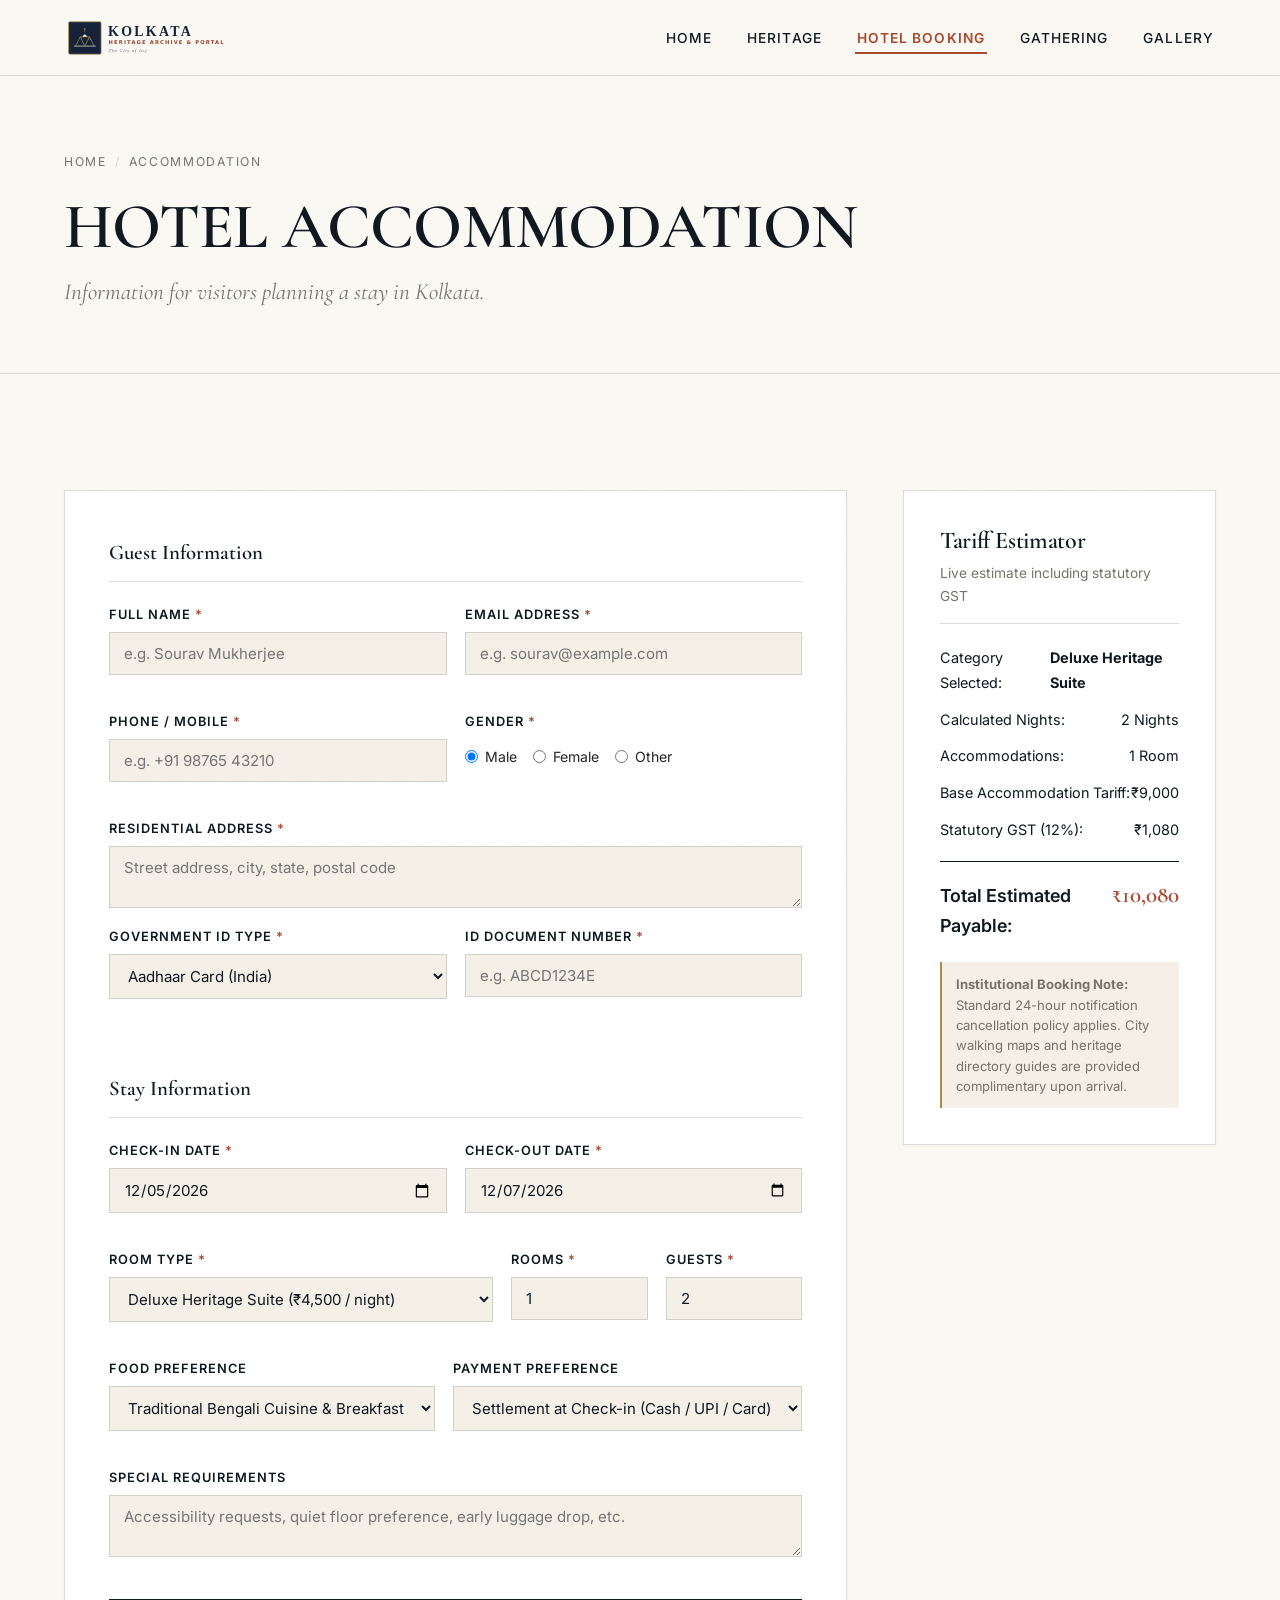
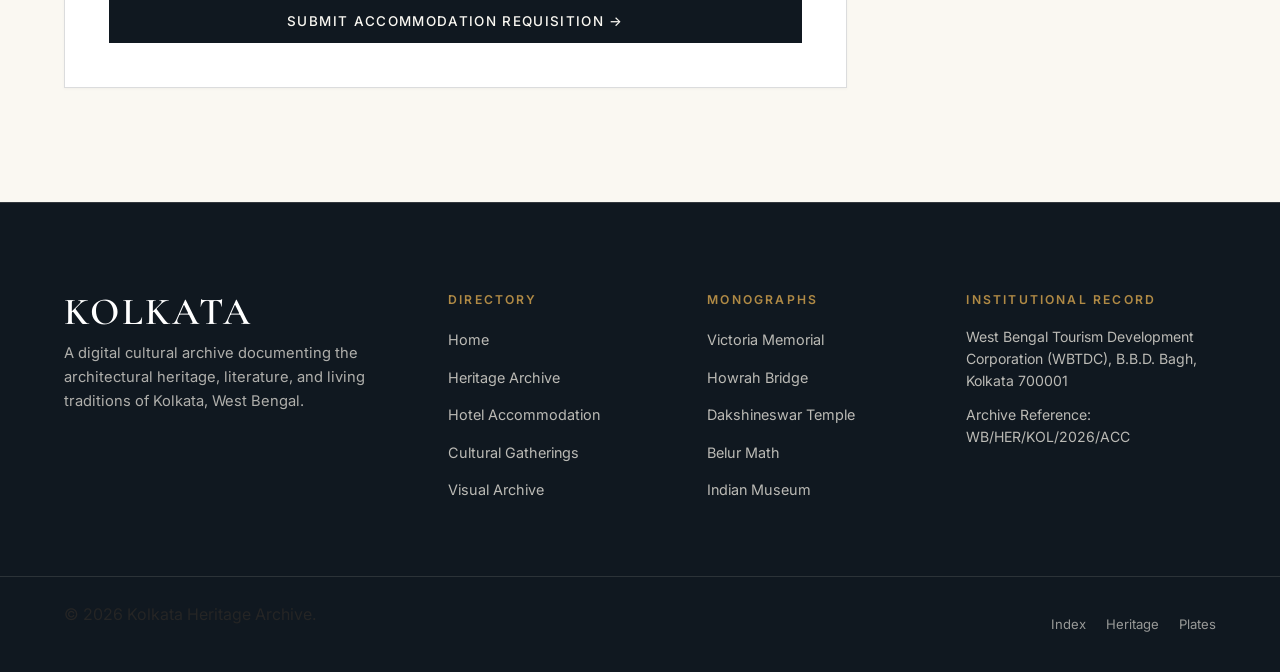
<file: Tanish/hotel-booking.html>
<!DOCTYPE html>
<html lang="en">
<head>
  <meta charset="UTF-8">
  <meta name="viewport" content="width=device-width, initial-scale=1.0">
  <title>Hotel Accommodation — Kolkata Heritage Archive</title>
  <meta name="description" content="Visitor accommodation information and institutional lodging requisition for travelers visiting Kolkata, West Bengal.">
  <!-- Google Fonts: Cormorant Garamond & Inter -->
  <link rel="preconnect" href="https://fonts.googleapis.com">
  <link rel="preconnect" href="https://fonts.gstatic.com" crossorigin>
  <link href="https://fonts.googleapis.com/css2?family=Cormorant+Garamond:ital,wght@0,400;0,500;0,600;0,700;1,400;1,600&family=Inter:wght@300;400;500;600;700&display=swap" rel="stylesheet">
  <!-- Stylesheet -->
  <link rel="stylesheet" href="css/style.css">
</head>
<body>

  <!-- =========================================================================
       Header & Navigation
       ========================================================================= -->
  <header class="site-header">
    <div class="container nav-container">
      <a href="index.html" class="nav-brand" aria-label="Kolkata Heritage Archive Home">
        <img src="images/logo/logo.svg" alt="Kolkata Heritage Archive Logo" class="nav-logo">
      </a>
      <button class="mobile-toggle" aria-label="Toggle navigation menu" aria-expanded="false">
        <span></span><span></span><span></span>
      </button>
      <nav>
        <ul class="nav-menu">
          <li class="nav-item"><a href="index.html" class="nav-link">Home</a></li>
          <li class="nav-item"><a href="heritage.html" class="nav-link">Heritage</a></li>
          <li class="nav-item"><a href="hotel-booking.html" class="nav-link active">Hotel Booking</a></li>
          <li class="nav-item"><a href="gathering.html" class="nav-link">Gathering</a></li>
          <li class="nav-item"><a href="gallery.html" class="nav-link">Gallery</a></li>
        </ul>
      </nav>
    </div>
  </header>

  <!-- =========================================================================
       Page Banner
       ========================================================================= -->
  <section class="page-banner">
    <div class="container">
      <nav class="breadcrumb-trail" aria-label="Breadcrumb">
        <a href="index.html">HOME</a>
        <span class="breadcrumb-separator">/</span>
        <span>ACCOMMODATION</span>
      </nav>
      <h1 class="page-banner-title">HOTEL ACCOMMODATION</h1>
      <p class="page-banner-desc">
        Information for visitors planning a stay in Kolkata.
      </p>
    </div>
  </section>

  <!-- =========================================================================
       Main Accommodation Requisition Layout
       ========================================================================= -->
  <main class="section-padding bg-paper">
    <div class="container">
      <div class="booking-editorial-layout">

        <!-- Form Column (Two-Column Desktop: Left Guest info, Right Stay info inside form panel) -->
        <div class="booking-form-panel">
          <form id="hotelBookingForm" novalidate>

            <!-- LEFT: Guest Information -->
            <fieldset class="booking-fieldset">
              <legend class="booking-legend">Guest Information</legend>

              <div class="form-grid-2">
                <!-- Full name -->
                <div class="form-group">
                  <label for="fullName" class="form-label">Full Name <span class="req">*</span></label>
                  <input type="text" id="fullName" name="fullName" class="form-control" placeholder="e.g. Sourav Mukherjee" required>
                  <div class="invalid-feedback">Please enter your legal name (minimum 3 characters).</div>
                </div>

                <!-- Email -->
                <div class="form-group">
                  <label for="email" class="form-label">Email Address <span class="req">*</span></label>
                  <input type="email" id="email" name="email" class="form-control" placeholder="e.g. sourav@example.com" required>
                  <div class="invalid-feedback">Please provide a valid email address.</div>
                </div>
              </div>

              <div class="form-grid-2">
                <!-- Phone -->
                <div class="form-group">
                  <label for="phone" class="form-label">Phone / Mobile <span class="req">*</span></label>
                  <input type="tel" id="phone" name="phone" class="form-control" placeholder="e.g. +91 98765 43210" required>
                  <div class="invalid-feedback">Please enter a valid telephone number.</div>
                </div>

                <!-- Gender -->
                <div class="form-group">
                  <label class="form-label">Gender <span class="req">*</span></label>
                  <div class="radio-options-row" style="padding-top: 6px;">
                    <label class="radio-editorial-label">
                      <input type="radio" name="gender" value="Male" checked> Male
                    </label>
                    <label class="radio-editorial-label">
                      <input type="radio" name="gender" value="Female"> Female
                    </label>
                    <label class="radio-editorial-label">
                      <input type="radio" name="gender" value="Other"> Other
                    </label>
                  </div>
                </div>
              </div>

              <!-- Address -->
              <div class="form-group">
                <label for="address" class="form-label">Residential Address <span class="req">*</span></label>
                <textarea id="address" name="address" class="form-control" rows="2" placeholder="Street address, city, state, postal code" required></textarea>
                <div class="invalid-feedback">Please provide your residential postal address.</div>
              </div>

              <!-- ID Proof -->
              <div class="form-grid-2">
                <div class="form-group">
                  <label for="idProofType" class="form-label">Government ID Type <span class="req">*</span></label>
                  <select id="idProofType" name="idProofType" class="form-control" required>
                    <option value="Aadhaar Card" selected>Aadhaar Card (India)</option>
                    <option value="Passport">International Passport</option>
                    <option value="Voter ID">Voter Identity Card</option>
                    <option value="Driving Licence">Driving Licence</option>
                  </select>
                </div>

                <div class="form-group">
                  <label for="idProofNum" class="form-label">ID Document Number <span class="req">*</span></label>
                  <input type="text" id="idProofNum" name="idProofNum" class="form-control" placeholder="e.g. ABCD1234E" required>
                  <div class="invalid-feedback">Please provide your government ID number.</div>
                </div>
              </div>
            </fieldset>

            <!-- RIGHT: Stay Information -->
            <fieldset class="booking-fieldset">
              <legend class="booking-legend">Stay Information</legend>

              <div class="form-grid-2">
                <!-- Check-in -->
                <div class="form-group">
                  <label for="checkinDate" class="form-label">Check-in Date <span class="req">*</span></label>
                  <input type="date" id="checkinDate" name="checkinDate" class="form-control" required>
                  <div class="invalid-feedback">Select a valid check-in date.</div>
                </div>

                <!-- Check-out -->
                <div class="form-group">
                  <label for="checkoutDate" class="form-label">Check-out Date <span class="req">*</span></label>
                  <input type="date" id="checkoutDate" name="checkoutDate" class="form-control" required>
                  <div class="invalid-feedback">Check-out date must succeed check-in date.</div>
                </div>
              </div>

              <div class="form-grid-3">
                <!-- Room Type -->
                <div class="form-group">
                  <label for="roomType" class="form-label">Room Type <span class="req">*</span></label>
                  <select id="roomType" name="roomType" class="form-control" required>
                    <option value="deluxe" selected>Deluxe Heritage Suite (₹4,500 / night)</option>
                    <option value="colonial">Grand Colonial Room (₹3,200 / night)</option>
                    <option value="riverfront">Royal Hooghly Riverfront Room (₹5,800 / night)</option>
                    <option value="executive">Executive Heritage Suite (₹7,500 / night)</option>
                  </select>
                </div>

                <!-- Rooms Count -->
                <div class="form-group">
                  <label for="numRooms" class="form-label">Rooms <span class="req">*</span></label>
                  <input type="number" id="numRooms" name="numRooms" class="form-control" min="1" max="5" value="1" required>
                </div>

                <!-- Guests Count -->
                <div class="form-group">
                  <label for="numGuests" class="form-label">Guests <span class="req">*</span></label>
                  <input type="number" id="numGuests" name="numGuests" class="form-control" min="1" max="10" value="2" required>
                </div>
              </div>

              <div class="form-grid-2">
                <!-- Food Preference -->
                <div class="form-group">
                  <label for="foodPref" class="form-label">Food Preference</label>
                  <select id="foodPref" name="foodPref" class="form-control">
                    <option value="bengali">Traditional Bengali Cuisine &amp; Breakfast</option>
                    <option value="veg">Vegetarian Provisions</option>
                    <option value="vegan">Vegan Dietary Plan</option>
                    <option value="continental">Continental &amp; European Breakfast</option>
                    <option value="none">No Meal Plan Required</option>
                  </select>
                </div>

                <!-- Payment Preference -->
                <div class="form-group">
                  <label for="paymentPref" class="form-label">Payment Preference</label>
                  <select id="paymentPref" name="paymentPref" class="form-control">
                    <option value="counter">Settlement at Check-in (Cash / UPI / Card)</option>
                    <option value="upi">UPI Institutional Transfer</option>
                    <option value="card">Credit / Debit Card</option>
                    <option value="netbanking">Net Banking Remittance</option>
                  </select>
                </div>
              </div>

              <!-- Special Requirements -->
              <div class="form-group">
                <label for="specialReq" class="form-label">Special Requirements</label>
                <textarea id="specialReq" name="specialReq" class="form-control" rows="2" placeholder="Accessibility requests, quiet floor preference, early luggage drop, etc."></textarea>
              </div>
            </fieldset>

            <button type="submit" class="btn btn-primary" style="width: 100%;">
              SUBMIT ACCOMMODATION REQUISITION →
            </button>
          </form>
        </div>

        <!-- Live Tariff Estimator Card (Sticky Right Column) -->
        <aside class="booking-estimator-card">
          <h2 class="estimator-title">Tariff Estimator</h2>
          <p class="estimator-subtitle">Live estimate including statutory GST</p>

          <div class="estimator-rows">
            <div class="estimator-row">
              <span>Category Selected:</span>
              <strong id="sumRoomName" style="color: var(--ink);">Deluxe Heritage Suite</strong>
            </div>

            <div class="estimator-row">
              <span>Calculated Nights:</span>
              <span id="sumNights">2 Nights</span>
            </div>

            <div class="estimator-row">
              <span>Accommodations:</span>
              <span id="sumRooms">1 Room</span>
            </div>

            <div class="estimator-row">
              <span>Base Accommodation Tariff:</span>
              <span id="sumRoomRate">₹9,000</span>
            </div>

            <div class="estimator-row">
              <span>Statutory GST (12%):</span>
              <span id="sumTaxes">₹1,080</span>
            </div>

            <div class="estimator-row total-row">
              <span>Total Estimated Payable:</span>
              <span class="estimator-val" id="sumTotal">₹10,080</span>
            </div>
          </div>

          <div class="estimator-notes">
            <strong>Institutional Booking Note:</strong>
            Standard 24-hour notification cancellation policy applies. City walking maps and heritage directory guides are provided complimentary upon arrival.
          </div>
        </aside>

      </div>
    </div>
  </main>

  <!-- =========================================================================
       Section 17: Archival Requisition Voucher Confirmation Modal
       ========================================================================= -->
  <div class="modal-overlay" id="bookingModal" role="dialog" aria-modal="true" aria-labelledby="modalTitle">
    <div class="modal-card">
      <div class="modal-badge-check">✓</div>
      <h3 class="modal-title" id="modalTitle">Requisition Documented</h3>
      <!-- EXACT REQUIRED SUBMISSION MESSAGE -->
      <p class="modal-subtitle">Your booking request has been submitted.</p>

      <div class="voucher-ticket">
        <div class="voucher-ticket-header">
          <span>Requisition Reference:</span>
          <span class="voucher-ref-code" id="modalRef">KOL-BK-2026-7842</span>
        </div>
        <div class="voucher-row">
          <span>Guest Name:</span>
          <strong id="modalGuestName">Sourav Mukherjee</strong>
        </div>
        <div class="voucher-row">
          <span>Period of Stay:</span>
          <span id="modalDates">2026-10-01 to 2026-10-03</span>
        </div>
        <div class="voucher-row">
          <span>Accommodation:</span>
          <span id="modalRoom">1x Deluxe Heritage Suite</span>
        </div>
        <div class="voucher-row total-line">
          <span>Estimated Total:</span>
          <span id="modalTotal" style="color: var(--terracotta);">₹10,080</span>
        </div>
      </div>

      <div style="display: flex; gap: 12px; justify-content: flex-end;">
        <button type="button" class="btn btn-outline" id="printBookingBtn">PRINT VOUCHER</button>
        <button type="button" class="btn btn-primary" id="closeModalBtn">DISMISS</button>
      </div>
    </div>
  </div>

  <!-- =========================================================================
       Master Archival Editorial Footer
       ========================================================================= -->
  <footer class="site-footer">
    <div class="container footer-top">
      <div class="footer-grid">
        <div>
          <h3 class="footer-logo-title">KOLKATA</h3>
          <p class="footer-desc">
            A digital cultural archive documenting the architectural heritage, literature, and living traditions of Kolkata, West Bengal.
          </p>
</div>

        <div>
          <h4 class="footer-heading">DIRECTORY</h4>
          <ul class="footer-links">
            <li><a href="index.html">Home</a></li>
            <li><a href="heritage.html">Heritage Archive</a></li>
            <li><a href="hotel-booking.html">Hotel Accommodation</a></li>
            <li><a href="gathering.html">Cultural Gatherings</a></li>
            <li><a href="gallery.html">Visual Archive</a></li>
          </ul>
        </div>

        <div>
          <h4 class="footer-heading">MONOGRAPHS</h4>
          <ul class="footer-links">
            <li><a href="heritage/victoria-memorial.html">Victoria Memorial</a></li>
            <li><a href="heritage/howrah-bridge.html">Howrah Bridge</a></li>
            <li><a href="heritage/dakshineswar-temple.html">Dakshineswar Temple</a></li>
            <li><a href="heritage/belur-math.html">Belur Math</a></li>
            <li><a href="heritage/indian-museum.html">Indian Museum</a></li>
          </ul>
        </div>

        <div>
          <h4 class="footer-heading">INSTITUTIONAL RECORD</h4>
          <div class="footer-contact-item">
            <span>West Bengal Tourism Development Corporation (WBTDC), B.B.D. Bagh, Kolkata 700001</span>
          </div>
          <div class="footer-contact-item">
            <span>Archive Reference: WB/HER/KOL/2026/ACC</span>
          </div>
        </div>
      </div>
    </div>

    <div class="footer-bottom">
      <div class="container footer-bottom-flex">
        <p>&copy; 2026 Kolkata Heritage Archive.</p>
        <div class="footer-bottom-links">
          <a href="index.html">Index</a>
          <a href="heritage.html">Heritage</a>
          <a href="gallery.html">Plates</a>
        </div>
      </div>
    </div>
  </footer>

  <script src="js/script.js"></script>
</body>
</html>
</file>
<file: Tanish/css/style.css>
/* ==========================================================================
   KOLKATA — THE CITY OF JOY
   A Digital Cultural Archive & Premium Editorial Heritage Publication
   Frontend-Only Architecture (HTML5, CSS3, Vanilla JavaScript)
   Enhanced Editorial Styling & Micro-Interactions
   ========================================================================== */

/* --------------------------------------------------------------------------
   1. Design Tokens & Archival Color Foundations
   -------------------------------------------------------------------------- */
:root {
  /* Core Visual Identity Palette */
  --ink: #101820;                  /* Deep Ink (Primary text & deep backgrounds) */
  --terracotta: #A84A32;           /* Bengal Terracotta (Warm cultural accent) */
  --terracotta-hover: #8D3A25;
  --brass: #B08A45;                /* Aged Brass (Chronology markers & rules) */
  --brass-light: #C9A96E;
  --ivory: #F4F0E7;                /* Warm Ivory (Subtle section tint & inputs) */
  --paper: #FAF8F2;                /* Paper (Primary reading canvas) */
  --charcoal: #252525;             /* Charcoal (Secondary text & dark card bases) */
  --muted: #77736B;                /* Muted Grey (Subtitles, metadata, captions) */
  --border: rgba(16, 24, 32, 0.15);/* Architectural ruled lines */
  --border-light: rgba(16, 24, 32, 0.08);
  --border-focus: rgba(168, 74, 50, 0.6);
  --border-dark: rgba(244, 240, 231, 0.2);

  /* Functional Mappings */
  --bg-main: var(--paper);
  --bg-surface: #FFFFFF;
  --bg-alt: var(--ivory);
  --bg-dark: var(--ink);
  --text-main: var(--ink);
  --text-muted: var(--muted);
  --text-inverse: var(--paper);

  /* Typography Foundations */
  --font-serif: 'Cormorant Garamond', 'Playfair Display', Georgia, 'Times New Roman', serif;
  --font-sans: 'Inter', -apple-system, BlinkMacSystemFont, 'Segoe UI', Roboto, Helvetica, Arial, sans-serif;

  /* Editorial Spacing & Layout */
  --max-width: 1280px;
  --container-padding: clamp(24px, 4vw, 44px);
  --section-padding: clamp(84px, 9vw, 130px);
  --section-padding-sm: clamp(48px, 5vw, 72px);
  --content-narrow: 720px;
  --header-height: 76px;

  /* Architectural Sharp Geometry */
  --radius-sharp: 0px;
  --radius-subtle: 2px;
  --radius-badge: 3px;

  /* Subtle Archival Shadows */
  --shadow-subtle: 0 1px 3px rgba(16, 24, 32, 0.04);
  --shadow-card-hover: 0 14px 32px rgba(16, 24, 32, 0.07);
  --shadow-elevated: 0 16px 40px rgba(16, 24, 32, 0.14);

  /* Editorial Motion Easing */
  --ease-editorial: cubic-bezier(0.16, 1, 0.3, 1);
  --ease-smooth: cubic-bezier(0.25, 1, 0.5, 1);
  --transition-fast: 220ms ease;
  --transition-normal: 400ms cubic-bezier(0.16, 1, 0.3, 1);
  --transition-smooth: 600ms cubic-bezier(0.16, 1, 0.3, 1);
}

/* --------------------------------------------------------------------------
   2. Reset & Base Document Setup
   -------------------------------------------------------------------------- */
*, *::before, *::after {
  box-sizing: border-box;
  margin: 0;
  padding: 0;
}

html {
  scroll-behavior: smooth;
  font-size: 16px;
  text-size-adjust: 100%;
}

body {
  font-family: var(--font-sans);
  background-color: var(--bg-main);
  color: var(--text-main);
  line-height: 1.72;
  font-weight: 400;
  -webkit-font-smoothing: antialiased;
  -moz-osx-font-smoothing: grayscale;
  overflow-x: hidden;
  display: flex;
  flex-direction: column;
  min-height: 100vh;
  position: relative;
}

/* Subtle archival texture wash */
body::before {
  content: '';
  position: fixed;
  inset: 0;
  pointer-events: none;
  background-image: radial-gradient(rgba(176, 138, 69, 0.03) 1px, transparent 1px);
  background-size: 32px 32px;
  z-index: 999;
}

img {
  max-width: 100%;
  height: auto;
  display: block;
  object-fit: cover;
}

a {
  color: var(--terracotta);
  text-decoration: none;
  transition: color var(--transition-fast), border-color var(--transition-fast);
}

a:hover {
  color: var(--ink);
}

button, input, select, textarea {
  font-family: inherit;
  font-size: inherit;
  color: inherit;
}

ul, ol {
  list-style: none;
}

/* --------------------------------------------------------------------------
   3. Reading Progress Indicator & Floating Controls
   -------------------------------------------------------------------------- */
.reading-progress-bar {
  position: fixed;
  top: 0;
  left: 0;
  height: 2.5px;
  background: linear-gradient(90deg, var(--terracotta) 0%, var(--brass) 100%);
  z-index: 9999;
  width: 0%;
  transition: width 100ms linear;
}

.back-to-top {
  position: fixed;
  bottom: 32px;
  right: 32px;
  width: 44px;
  height: 44px;
  background-color: var(--ink);
  color: var(--paper);
  border: 1px solid var(--border-dark);
  display: flex;
  align-items: center;
  justify-content: center;
  font-size: 1.15rem;
  cursor: pointer;
  opacity: 0;
  visibility: hidden;
  transform: translateY(14px);
  transition: all var(--transition-normal);
  z-index: 900;
  box-shadow: var(--shadow-subtle);
}

.back-to-top.visible {
  opacity: 1;
  visibility: visible;
  transform: translateY(0);
}

.back-to-top:hover {
  background-color: var(--terracotta);
  color: #FFFFFF;
  border-color: var(--terracotta);
  transform: translateY(-3px);
  box-shadow: 0 8px 18px rgba(16, 24, 32, 0.15);
}

/* --------------------------------------------------------------------------
   4. Scroll Reveal & Editorial Animation Engine
   -------------------------------------------------------------------------- */
.editorial-reveal {
  opacity: 0;
  transform: translateY(26px);
  transition: opacity 700ms var(--ease-editorial), transform 700ms var(--ease-editorial);
  will-change: opacity, transform;
}

.editorial-reveal.is-revealed {
  opacity: 1;
  transform: translateY(0);
}

.editorial-reveal-left {
  opacity: 0;
  transform: translateX(-28px);
  transition: opacity 700ms var(--ease-editorial), transform 700ms var(--ease-editorial);
  will-change: opacity, transform;
}

.editorial-reveal-left.is-revealed {
  opacity: 1;
  transform: translateX(0);
}

.editorial-reveal-right {
  opacity: 0;
  transform: translateX(28px);
  transition: opacity 700ms var(--ease-editorial), transform 700ms var(--ease-editorial);
  will-change: opacity, transform;
}

.editorial-reveal-right.is-revealed {
  opacity: 1;
  transform: translateX(0);
}

.editorial-reveal-scale {
  opacity: 0;
  transform: scale(0.97);
  transition: opacity 750ms var(--ease-editorial), transform 750ms var(--ease-editorial);
  will-change: opacity, transform;
}

.editorial-reveal-scale.is-revealed {
  opacity: 1;
  transform: scale(1);
}

/* Stagger Delays */
.delay-1 { transition-delay: 100ms; }
.delay-2 { transition-delay: 200ms; }
.delay-3 { transition-delay: 300ms; }
.delay-4 { transition-delay: 400ms; }
.delay-5 { transition-delay: 500ms; }

/* Dynamic Rule Expansion */
.section-rule {
  width: 54px;
  height: 1px;
  background-color: var(--brass);
  margin: 1.25rem auto;
  transform: scaleX(0);
  transform-origin: center;
  transition: transform 700ms var(--ease-editorial) 150ms;
}

.section-rule.align-left {
  margin-left: 0;
  margin-right: 0;
  transform-origin: left;
}

.section-rule.is-revealed {
  transform: scaleX(1);
}

/* --------------------------------------------------------------------------
   5. Typography Hierarchy
   -------------------------------------------------------------------------- */
h1, h2, h3, h4, h5, h6 {
  font-family: var(--font-serif);
  color: var(--ink);
  font-weight: 600;
  line-height: 1.18;
  letter-spacing: -0.015em;
}

h1 {
  font-size: clamp(2.4rem, 5.5vw, 4.4rem);
  font-weight: 600;
}

h2 {
  font-size: clamp(1.85rem, 3.4vw, 2.75rem);
}

h3 {
  font-size: clamp(1.35rem, 2.2vw, 1.85rem);
}

h4 {
  font-size: 1.25rem;
}

p {
  margin-bottom: 1.25rem;
  color: var(--charcoal);
  font-size: 1rem;
}

p:last-child {
  margin-bottom: 0;
}

.editorial-label {
  display: inline-block;
  font-family: var(--font-sans);
  font-size: 0.78rem;
  font-weight: 600;
  text-transform: uppercase;
  letter-spacing: 0.18em;
  color: var(--terracotta);
  margin-bottom: 0.75rem;
}

.editorial-date {
  font-family: var(--font-serif);
  font-size: 1.15rem;
  font-style: italic;
  color: var(--brass);
}

.narrow-text {
  max-width: var(--content-narrow);
}

/* --------------------------------------------------------------------------
   6. Global Layout & Structural Containers
   -------------------------------------------------------------------------- */
.container {
  width: 100%;
  max-width: var(--max-width);
  margin-left: auto;
  margin-right: auto;
  padding-left: var(--container-padding);
  padding-right: var(--container-padding);
}

.section-padding {
  padding-top: var(--section-padding);
  padding-bottom: var(--section-padding);
}

.section-padding-sm {
  padding-top: var(--section-padding-sm);
  padding-bottom: var(--section-padding-sm);
}

.bg-paper { background-color: var(--paper); }
.bg-surface { background-color: var(--bg-surface); }
.bg-ivory { background-color: var(--ivory); }
.bg-dark { background-color: var(--ink); color: var(--paper); }

.border-bottom {
  border-bottom: 1px solid var(--border);
}

.border-top {
  border-top: 1px solid var(--border);
}

.section-header {
  margin-bottom: clamp(40px, 5vw, 64px);
}

.section-header.text-center {
  text-align: center;
}

.section-eyebrow {
  display: inline-block;
  font-size: 0.76rem;
  font-weight: 600;
  letter-spacing: 0.22em;
  text-transform: uppercase;
  color: var(--brass);
  margin-bottom: 0.5rem;
}

.section-title {
  font-size: clamp(2rem, 3.6vw, 3rem);
  color: var(--ink);
  margin-bottom: 1rem;
}

.section-subtitle {
  font-size: 1.06rem;
  color: var(--muted);
  max-width: 680px;
  margin-left: auto;
  margin-right: auto;
  font-style: italic;
  font-family: var(--font-serif);
}

.section-header:not(.text-center) .section-subtitle {
  margin-left: 0;
  margin-right: 0;
}

/* --------------------------------------------------------------------------
   7. Editorial Header & Navigation
   -------------------------------------------------------------------------- */
.site-header {
  position: sticky;
  top: 0;
  left: 0;
  right: 0;
  z-index: 1000;
  height: var(--header-height);
  background-color: var(--paper);
  border-bottom: 1px solid var(--border);
  transition: height var(--transition-normal), background-color var(--transition-normal), backdrop-filter var(--transition-normal), border-color var(--transition-normal);
}

.site-header.scrolled {
  height: 62px;
  background-color: rgba(250, 248, 242, 0.94);
  backdrop-filter: blur(12px);
  -webkit-backdrop-filter: blur(12px);
  border-bottom-color: rgba(16, 24, 32, 0.18);
  box-shadow: 0 4px 16px rgba(16, 24, 32, 0.03);
}

.nav-container {
  display: flex;
  align-items: center;
  justify-content: space-between;
  height: 100%;
}

.nav-brand {
  display: flex;
  align-items: center;
  text-decoration: none;
  line-height: 1;
}

.nav-logo {
  height: 44px;
  width: auto;
  display: block;
  transition: transform var(--transition-fast);
}

.nav-brand:hover .nav-logo {
  transform: scale(1.02);
}

.nav-menu {
  display: flex;
  align-items: center;
  gap: clamp(18px, 2.4vw, 36px);
}

.nav-item {
  position: relative;
}

.nav-link {
  font-family: var(--font-sans);
  font-size: 0.86rem;
  font-weight: 500;
  letter-spacing: 0.08em;
  text-transform: uppercase;
  color: var(--ink);
  padding: 8px 2px;
  position: relative;
  transition: color var(--transition-fast);
}

.nav-link::after {
  content: '';
  position: absolute;
  bottom: 0;
  left: 0;
  width: 0;
  height: 1.5px;
  background-color: var(--terracotta);
  transition: width var(--transition-normal);
}

.nav-link:hover {
  color: var(--terracotta);
}

.nav-link:hover::after,
.nav-link.active::after {
  width: 100%;
}

.nav-link.active {
  color: var(--terracotta);
  font-weight: 600;
}

/* Mobile Toggle */
.mobile-toggle {
  display: none;
  background: none;
  border: none;
  width: 32px;
  height: 28px;
  cursor: pointer;
  position: relative;
  padding: 0;
}

.mobile-toggle span {
  display: block;
  width: 100%;
  height: 1.5px;
  background-color: var(--ink);
  position: absolute;
  left: 0;
  transition: transform var(--transition-normal), top var(--transition-normal), opacity var(--transition-fast);
}

.mobile-toggle span:nth-child(1) { top: 4px; }
.mobile-toggle span:nth-child(2) { top: 13px; }
.mobile-toggle span:nth-child(3) { top: 22px; }

.mobile-toggle[aria-expanded="true"] span:nth-child(1) {
  top: 13px;
  transform: rotate(45deg);
}
.mobile-toggle[aria-expanded="true"] span:nth-child(2) {
  opacity: 0;
}
.mobile-toggle[aria-expanded="true"] span:nth-child(3) {
  top: 13px;
  transform: rotate(-45deg);
}

/* --------------------------------------------------------------------------
   8. Editorial Buttons & Action Links
   -------------------------------------------------------------------------- */
.btn {
  display: inline-flex;
  align-items: center;
  justify-content: center;
  gap: 8px;
  font-family: var(--font-sans);
  font-size: 0.84rem;
  font-weight: 500;
  letter-spacing: 0.1em;
  text-transform: uppercase;
  padding: 13px 26px;
  border-radius: var(--radius-sharp);
  border: 1px solid transparent;
  cursor: pointer;
  text-decoration: none;
  position: relative;
  overflow: hidden;
  transition: transform var(--transition-normal),
              opacity var(--transition-normal),
              color var(--transition-fast),
              background-color var(--transition-fast),
              border-color var(--transition-fast),
              box-shadow var(--transition-fast);
}

.btn:active {
  transform: scale(0.98);
}

.btn-primary {
  background-color: var(--ink);
  color: var(--paper);
  border-color: var(--ink);
}

.btn-primary:hover {
  background-color: var(--terracotta);
  color: #FFFFFF;
  border-color: var(--terracotta);
  transform: translateY(-2px);
  box-shadow: 0 6px 16px rgba(168, 74, 50, 0.25);
}

.btn-outline {
  background-color: transparent;
  color: var(--ink);
  border-color: var(--border);
}

.btn-outline:hover {
  background-color: var(--ink);
  color: var(--paper);
  border-color: var(--ink);
  transform: translateY(-2px);
  box-shadow: 0 6px 16px rgba(16, 24, 32, 0.15);
}

.btn-terracotta {
  background-color: var(--terracotta);
  color: #FFFFFF;
  border-color: var(--terracotta);
}

.btn-terracotta:hover {
  background-color: var(--ink);
  color: var(--paper);
  border-color: var(--ink);
  transform: translateY(-2px);
  box-shadow: 0 6px 16px rgba(16, 24, 32, 0.25);
}

.btn-outline-white {
  background-color: transparent;
  color: #FFFFFF;
  border-color: rgba(255, 255, 255, 0.45);
}

.btn-outline-white:hover {
  background-color: #FFFFFF;
  color: var(--ink);
  border-color: #FFFFFF;
  transform: translateY(-2px);
  box-shadow: 0 6px 20px rgba(0, 0, 0, 0.25);
}

/* Subtle Text Editorial Link */
.editorial-link {
  display: inline-flex;
  align-items: center;
  gap: 6px;
  font-family: var(--font-sans);
  font-size: 0.82rem;
  font-weight: 600;
  letter-spacing: 0.12em;
  text-transform: uppercase;
  color: var(--terracotta);
  border-bottom: 1px solid rgba(168, 74, 50, 0.3);
  padding-bottom: 2px;
  transition: color var(--transition-fast), border-color var(--transition-fast), transform var(--transition-fast);
}

.editorial-link span.arrow {
  display: inline-block;
  transition: transform 300ms var(--ease-editorial);
}

.editorial-link:hover {
  color: var(--ink);
  border-color: var(--ink);
}

.editorial-link:hover span.arrow {
  transform: translateX(6px);
}

/* --------------------------------------------------------------------------
   9. Home Hero Section & Staggered Load Keyframes
   -------------------------------------------------------------------------- */
.hero-editorial {
  position: relative;
  min-height: 85vh;
  display: flex;
  align-items: center;
  background-size: cover;
  background-position: center center;
  background-repeat: no-repeat;
  color: #FFFFFF;
  border-bottom: 1px solid var(--border);
  overflow: hidden;
}

@keyframes heroSlowBreathe {
  0% { transform: scale(1.03); }
  100% { transform: scale(1); }
}

.hero-editorial::before {
  content: '';
  position: absolute;
  inset: 0;
  background-image: inherit;
  background-size: inherit;
  background-position: inherit;
  animation: heroSlowBreathe 1800ms var(--ease-editorial) forwards;
  z-index: 0;
}

.hero-editorial-scrim {
  position: absolute;
  inset: 0;
  background: linear-gradient(
    to bottom,
    rgba(16, 24, 32, 0.45) 0%,
    rgba(16, 24, 32, 0.72) 60%,
    rgba(16, 24, 32, 0.94) 100%
  );
  z-index: 1;
}

.hero-editorial-body {
  position: relative;
  z-index: 2;
  padding-top: clamp(60px, 8vw, 100px);
  padding-bottom: clamp(60px, 8vw, 100px);
  max-width: 820px;
}

/* Staggered Hero Elements Animation */
@keyframes editorialFadeUp {
  from {
    opacity: 0;
    transform: translateY(22px);
  }
  to {
    opacity: 1;
    transform: translateY(0);
  }
}

.hero-meta-label {
  display: inline-block;
  font-size: 0.82rem;
  font-weight: 600;
  letter-spacing: 0.28em;
  text-transform: uppercase;
  color: var(--brass);
  margin-bottom: 1rem;
  animation: editorialFadeUp 800ms var(--ease-editorial) 100ms backwards;
}

.hero-editorial-title {
  font-size: clamp(3.2rem, 8vw, 6.2rem);
  color: #FFFFFF;
  letter-spacing: 0.08em;
  font-weight: 600;
  line-height: 1;
  margin-bottom: 0.6rem;
  animation: editorialFadeUp 850ms var(--ease-editorial) 250ms backwards;
}

.hero-editorial-tagline {
  font-family: var(--font-serif);
  font-size: clamp(1.4rem, 2.8vw, 2.2rem);
  font-style: italic;
  font-weight: 400;
  color: var(--ivory);
  margin-bottom: 1.5rem;
  animation: editorialFadeUp 850ms var(--ease-editorial) 380ms backwards;
}

.hero-editorial-intro {
  font-size: clamp(1.05rem, 1.3vw, 1.22rem);
  line-height: 1.68;
  color: rgba(244, 240, 231, 0.92);
  margin-bottom: 2.4rem;
  max-width: 680px;
  font-weight: 300;
  animation: editorialFadeUp 850ms var(--ease-editorial) 500ms backwards;
}

.hero-editorial-links {
  display: flex;
  flex-wrap: wrap;
  gap: 16px;
  align-items: center;
  animation: editorialFadeUp 850ms var(--ease-editorial) 650ms backwards;
}

/* --------------------------------------------------------------------------
   10. Asymmetrical Editorial Introduction (01 — THE CITY)
   -------------------------------------------------------------------------- */
.editorial-intro-grid {
  display: grid;
  grid-template-columns: 220px 1fr;
  gap: clamp(32px, 6vw, 72px);
  align-items: start;
}

.editorial-col-label {
  position: sticky;
  top: 100px;
}

.editorial-num-label {
  font-family: var(--font-sans);
  font-size: 0.82rem;
  font-weight: 600;
  letter-spacing: 0.2em;
  text-transform: uppercase;
  color: var(--brass);
  display: block;
  padding-bottom: 12px;
  border-bottom: 1px solid var(--border);
  transition: color var(--transition-fast);
}

.editorial-col-content {
  max-width: var(--content-narrow);
}

.editorial-main-heading {
  font-size: clamp(2rem, 3.8vw, 3.1rem);
  font-weight: 600;
  color: var(--ink);
  line-height: 1.2;
  margin-bottom: 2rem;
}

.editorial-body-prose p {
  font-size: 1.05rem;
  line-height: 1.78;
  color: var(--charcoal);
  margin-bottom: 1.4rem;
}

.editorial-plate-wrap {
  margin-top: 2.8rem;
  border: 1px solid var(--border);
  padding: 8px;
  background-color: #FFFFFF;
  position: relative;
  overflow: hidden;
  transition: border-color var(--transition-normal), box-shadow var(--transition-normal);
}

.editorial-plate-wrap:hover {
  border-color: var(--ink);
  box-shadow: var(--shadow-card-hover);
}

.editorial-plate-img {
  width: 100%;
  aspect-ratio: 16 / 9;
  object-fit: cover;
  display: block;
  transition: transform var(--transition-smooth);
}

.editorial-plate-wrap:hover .editorial-plate-img {
  transform: scale(1.025);
}

.editorial-plate-caption {
  font-family: var(--font-serif);
  font-style: italic;
  font-size: 0.92rem;
  color: var(--muted);
  padding: 10px 4px 4px;
}

/* --------------------------------------------------------------------------
   11. Historical Timeline (A BRIEF HISTORY) & Interactive Markers
   -------------------------------------------------------------------------- */
.timeline-editorial-grid {
  display: grid;
  grid-template-columns: repeat(5, 1fr);
  gap: 24px;
  position: relative;
  margin-top: 40px;
}

.timeline-editorial-grid::before {
  content: '';
  position: absolute;
  top: 14px;
  left: 12px;
  right: 12px;
  height: 1px;
  background-color: var(--border);
  z-index: 1;
}

.timeline-editorial-col {
  position: relative;
  z-index: 2;
  padding-top: 36px;
  padding-bottom: 12px;
  transition: transform var(--transition-normal), padding-left var(--transition-fast);
}

.timeline-marker {
  position: absolute;
  top: 9px;
  left: 0;
  width: 11px;
  height: 11px;
  background-color: var(--paper);
  border: 2px solid var(--brass);
  border-radius: 50%;
  transition: transform var(--transition-fast), background-color var(--transition-fast), box-shadow var(--transition-fast);
}

.timeline-editorial-col:hover .timeline-marker {
  background-color: var(--brass);
  box-shadow: 0 0 0 5px rgba(176, 138, 69, 0.25);
  transform: scale(1.2);
}

.timeline-year {
  display: block;
  font-family: var(--font-serif);
  font-size: 2.4rem;
  font-weight: 600;
  color: var(--ink);
  line-height: 1;
  margin-bottom: 0.75rem;
  letter-spacing: -0.02em;
  transition: color var(--transition-fast);
}

.timeline-editorial-col:hover .timeline-year {
  color: var(--terracotta);
}

.timeline-heading {
  font-family: var(--font-sans);
  font-size: 0.94rem;
  font-weight: 600;
  color: var(--terracotta);
  line-height: 1.35;
  margin-bottom: 0.6rem;
}

.timeline-text {
  font-size: 0.88rem;
  line-height: 1.6;
  color: var(--muted);
}

/* --------------------------------------------------------------------------
   12. Heritage Feature Section (ARCHITECTURE & MEMORY)
   -------------------------------------------------------------------------- */
.showcase-asymmetric-grid {
  display: grid;
  grid-template-columns: 1.25fr 1fr;
  gap: 32px;
  align-items: stretch;
}

.showcase-featured-card {
  position: relative;
  display: block;
  overflow: hidden;
  border: 1px solid var(--border);
  background-color: var(--ink);
  color: #FFFFFF;
  text-decoration: none;
  transition: transform var(--transition-normal), border-color var(--transition-normal), box-shadow var(--transition-normal);
}

.showcase-featured-card:hover {
  border-color: rgba(16, 24, 32, 0.45);
  transform: translateY(-3px);
  box-shadow: var(--shadow-card-hover);
}

.showcase-featured-media {
  width: 100%;
  aspect-ratio: 16 / 10;
  position: relative;
  overflow: hidden;
}

.showcase-featured-img {
  width: 100%;
  height: 100%;
  object-fit: cover;
  transition: transform var(--transition-smooth);
}

.showcase-featured-scrim {
  position: absolute;
  inset: 0;
  background: linear-gradient(
    to bottom,
    rgba(16, 24, 32, 0.1) 0%,
    rgba(16, 24, 32, 0.5) 50%,
    rgba(16, 24, 32, 0.94) 100%
  );
  transition: opacity var(--transition-normal);
}

.showcase-featured-content {
  position: absolute;
  bottom: 0;
  left: 0;
  right: 0;
  padding: clamp(24px, 4vw, 36px);
  z-index: 2;
}

.showcase-featured-card:hover .showcase-featured-img {
  transform: scale(1.035);
}

.showcase-featured-card:hover .editorial-link span.arrow {
  transform: translateX(6px);
}

.showcase-tag {
  display: inline-block;
  font-size: 0.72rem;
  font-weight: 600;
  letter-spacing: 0.16em;
  text-transform: uppercase;
  color: var(--brass);
  margin-bottom: 0.4rem;
}

.showcase-featured-title {
  font-size: clamp(1.8rem, 2.6vw, 2.4rem);
  color: #FFFFFF;
  line-height: 1.15;
  margin-bottom: 0.4rem;
  font-family: var(--font-serif);
}

.showcase-featured-desc {
  font-size: 0.92rem;
  color: rgba(244, 240, 231, 0.85);
  margin-bottom: 1.1rem;
  line-height: 1.55;
  max-width: 520px;
}

.showcase-stacked-col {
  display: grid;
  grid-template-rows: 1fr 1fr;
  gap: 28px;
}

.showcase-secondary-card {
  position: relative;
  display: block;
  overflow: hidden;
  border: 1px solid var(--border);
  background-color: var(--ink);
  color: #FFFFFF;
  text-decoration: none;
  transition: transform var(--transition-normal), border-color var(--transition-normal), box-shadow var(--transition-normal);
}

.showcase-secondary-card:hover {
  border-color: rgba(16, 24, 32, 0.45);
  transform: translateY(-3px);
  box-shadow: var(--shadow-card-hover);
}

.showcase-secondary-media {
  width: 100%;
  height: 100%;
  min-height: 230px;
  position: relative;
  overflow: hidden;
}

.showcase-secondary-img {
  width: 100%;
  height: 100%;
  object-fit: cover;
  transition: transform var(--transition-smooth);
}

.showcase-secondary-card:hover .showcase-secondary-img {
  transform: scale(1.035);
}

.showcase-secondary-card:hover .editorial-link span.arrow {
  transform: translateX(6px);
}

.showcase-secondary-content {
  position: absolute;
  bottom: 0;
  left: 0;
  right: 0;
  padding: 24px;
  z-index: 2;
  background: linear-gradient(
    to bottom,
    transparent 0%,
    rgba(16, 24, 32, 0.92) 100%
  );
}

.showcase-secondary-title {
  font-size: 1.45rem;
  color: #FFFFFF;
  margin-bottom: 0.25rem;
  font-family: var(--font-serif);
}

/* --------------------------------------------------------------------------
   13. Cultural & Architectural Pillars
   -------------------------------------------------------------------------- */
.editorial-columns-three {
  display: grid;
  grid-template-columns: repeat(3, 1fr);
  gap: clamp(24px, 3.5vw, 44px);
  border-top: 1px solid var(--border);
  padding-top: 48px;
}

.editorial-pillar-col {
  position: relative;
  transition: transform var(--transition-normal);
}

.editorial-pillar-col:hover {
  transform: translateY(-2px);
}

.editorial-pillar-num {
  font-family: var(--font-serif);
  font-size: 1.35rem;
  color: var(--brass);
  font-style: italic;
  display: block;
  margin-bottom: 0.75rem;
}

.editorial-pillar-title {
  font-size: 1.45rem;
  color: var(--ink);
  margin-bottom: 0.75rem;
}

.editorial-pillar-text {
  font-size: 0.94rem;
  line-height: 1.7;
  color: var(--charcoal);
}

/* --------------------------------------------------------------------------
   14. Page Banners (Archival Subpage Header)
   -------------------------------------------------------------------------- */
.page-banner {
  background-color: var(--paper);
  border-bottom: 1px solid var(--border);
  padding-top: clamp(48px, 6vw, 76px);
  padding-bottom: clamp(40px, 5vw, 64px);
}

.breadcrumb-trail {
  display: flex;
  align-items: center;
  gap: 8px;
  font-size: 0.76rem;
  letter-spacing: 0.14em;
  text-transform: uppercase;
  color: var(--muted);
  margin-bottom: 1.2rem;
}

.breadcrumb-trail a {
  color: var(--muted);
  transition: color var(--transition-fast);
}

.breadcrumb-trail a:hover {
  color: var(--terracotta);
}

.breadcrumb-separator {
  color: var(--border);
}

.page-banner-title {
  font-size: clamp(2.4rem, 5vw, 4.2rem);
  font-weight: 600;
  color: var(--ink);
  line-height: 1.08;
  margin-bottom: 0.85rem;
  letter-spacing: -0.01em;
}

.page-banner-desc {
  font-family: var(--font-serif);
  font-size: clamp(1.15rem, 1.8vw, 1.45rem);
  font-style: italic;
  color: var(--muted);
  max-width: 720px;
  line-height: 1.5;
}

/* --------------------------------------------------------------------------
   15. Search & Filter Controls (Minimal Archival Style)
   -------------------------------------------------------------------------- */
.filter-search-wrap {
  display: flex;
  flex-direction: column;
  gap: 20px;
}

.search-input-box {
  position: relative;
  width: 100%;
}

.search-icon {
  position: absolute;
  left: 16px;
  top: 50%;
  transform: translateY(-50%);
  color: var(--muted);
  font-size: 1.1rem;
  pointer-events: none;
}

.search-input-box input {
  width: 100%;
  padding: 13px 16px 13px 44px;
  background-color: var(--bg-surface);
  border: 1px solid var(--border);
  border-radius: var(--radius-sharp);
  font-size: 0.94rem;
  color: var(--ink);
  outline: none;
  transition: border-color var(--transition-fast), box-shadow var(--transition-fast);
}

.search-input-box input:focus {
  border-color: var(--ink);
  box-shadow: 0 0 0 3px rgba(16, 24, 32, 0.08);
}

.filter-bar {
  display: flex;
  flex-wrap: wrap;
  gap: 8px;
  align-items: center;
}

.filter-btn {
  background: transparent;
  border: 1px solid var(--border);
  padding: 7px 18px;
  font-size: 0.76rem;
  font-weight: 600;
  letter-spacing: 0.12em;
  text-transform: uppercase;
  color: var(--muted);
  border-radius: var(--radius-sharp);
  cursor: pointer;
  position: relative;
  transition: all var(--transition-fast);
}

.filter-btn:hover {
  color: var(--ink);
  border-color: var(--ink);
  transform: translateY(-1px);
}

.filter-btn:active {
  transform: scale(0.97);
}

.filter-btn.active {
  background-color: var(--ink);
  color: var(--paper);
  border-color: var(--ink);
  box-shadow: 0 2px 8px rgba(16, 24, 32, 0.15);
}

/* --------------------------------------------------------------------------
   16. Heritage Directory (heritage.html)
   -------------------------------------------------------------------------- */
.heritage-editorial-archive {
  display: flex;
  flex-direction: column;
  gap: 48px;
}

.heritage-archive-item {
  display: grid;
  grid-template-columns: 420px 1fr;
  gap: clamp(28px, 4vw, 48px);
  background-color: var(--bg-surface);
  border: 1px solid var(--border);
  padding: 24px;
  position: relative;
  transition: border-color var(--transition-normal), transform var(--transition-normal), box-shadow var(--transition-normal);
}

.heritage-archive-item:hover {
  border-color: rgba(16, 24, 32, 0.45);
  transform: translateY(-3px);
  box-shadow: var(--shadow-card-hover);
}

.heritage-archive-media {
  position: relative;
  overflow: hidden;
  aspect-ratio: 4 / 3;
  background-color: var(--ivory);
}

.heritage-archive-img {
  width: 100%;
  height: 100%;
  object-fit: cover;
  transition: transform var(--transition-smooth);
}

.heritage-archive-item:hover .heritage-archive-img {
  transform: scale(1.035);
}

.heritage-date-tag {
  position: absolute;
  top: 12px;
  left: 12px;
  background-color: var(--ink);
  color: var(--paper);
  font-size: 0.72rem;
  font-weight: 600;
  letter-spacing: 0.1em;
  text-transform: uppercase;
  padding: 4px 10px;
  border-radius: var(--radius-sharp);
  z-index: 2;
  box-shadow: 0 2px 6px rgba(0, 0, 0, 0.2);
}

.heritage-archive-body {
  display: flex;
  flex-direction: column;
  justify-content: space-between;
}

.heritage-archive-top {
  display: flex;
  flex-direction: column;
}

.heritage-archive-index-meta {
  display: flex;
  align-items: baseline;
  gap: 12px;
  margin-bottom: 0.6rem;
}

.heritage-index-num {
  font-family: var(--font-serif);
  font-size: 1.45rem;
  font-weight: 600;
  color: var(--brass);
}

.heritage-category-tag {
  font-size: 0.74rem;
  font-weight: 600;
  letter-spacing: 0.16em;
  text-transform: uppercase;
  color: var(--muted);
}

.heritage-loc-tag {
  font-size: 0.78rem;
  color: var(--muted);
}

.heritage-archive-title {
  font-size: clamp(1.75rem, 2.4vw, 2.2rem);
  color: var(--ink);
  line-height: 1.18;
  margin-bottom: 0.35rem;
}

.heritage-archive-title a {
  color: var(--ink);
  transition: color var(--transition-fast);
}

.heritage-archive-title a:hover {
  color: var(--terracotta);
}

.heritage-archive-location {
  font-size: 0.88rem;
  color: var(--terracotta);
  font-weight: 500;
  margin-bottom: 1rem;
}

.heritage-archive-desc {
  font-size: 0.94rem;
  line-height: 1.68;
  color: var(--charcoal);
  margin-bottom: 1.5rem;
  max-width: 680px;
}

.heritage-archive-footer {
  display: flex;
  align-items: center;
  justify-content: space-between;
  border-top: 1px solid var(--border);
  padding-top: 16px;
  margin-top: auto;
}

.heritage-archive-item:hover .editorial-link span.arrow {
  transform: translateX(6px);
}

/* --------------------------------------------------------------------------
   17. Individual Heritage Monograph Pages (heritage/*.html)
   -------------------------------------------------------------------------- */
.monograph-hero-header {
  margin-bottom: 32px;
}

.monograph-meta-top {
  display: flex;
  align-items: center;
  gap: 12px;
  font-size: 0.8rem;
  letter-spacing: 0.18em;
  text-transform: uppercase;
  font-weight: 600;
  color: var(--brass);
  margin-bottom: 0.85rem;
}

.monograph-title {
  font-size: clamp(2.8rem, 5.5vw, 4.6rem);
  line-height: 1.05;
  color: var(--ink);
  margin-bottom: 0.4rem;
}

.monograph-subtitle {
  font-family: var(--font-serif);
  font-size: 1.35rem;
  font-style: italic;
  color: var(--muted);
}

.monograph-main-media {
  width: 100%;
  margin-bottom: 12px;
  border: 1px solid var(--border);
  background-color: var(--ivory);
  position: relative;
  overflow: hidden;
  transition: border-color var(--transition-normal);
}

.monograph-main-media:hover {
  border-color: var(--ink);
}

.monograph-main-img {
  width: 100%;
  max-height: 640px;
  aspect-ratio: 16 / 9;
  object-fit: cover;
  display: block;
  transition: transform 800ms var(--ease-editorial);
}

.monograph-main-media:hover .monograph-main-img {
  transform: scale(1.02);
}

.monograph-plate-caption {
  font-family: var(--font-serif);
  font-style: italic;
  font-size: 0.95rem;
  color: var(--muted);
  padding: 10px 4px 32px;
  border-bottom: 1px solid var(--border);
}

.monograph-pullquote {
  font-family: var(--font-serif);
  font-size: clamp(1.35rem, 2.2vw, 1.85rem);
  font-style: italic;
  line-height: 1.45;
  color: var(--ink);
  border-left: 2px solid var(--brass);
  padding: 12px 0 12px 28px;
  margin: 40px 0;
  max-width: 900px;
  transition: border-color var(--transition-fast);
}

.monograph-spread {
  display: flex;
  flex-direction: column;
}

.editorial-spread-row {
  display: grid;
  grid-template-columns: 240px 1fr;
  gap: clamp(32px, 5vw, 64px);
  padding: 44px 0;
  border-top: 1px solid var(--border);
  transition: background-color var(--transition-fast);
}

.editorial-spread-label {
  font-family: var(--font-sans);
  font-size: 0.82rem;
  font-weight: 700;
  letter-spacing: 0.2em;
  text-transform: uppercase;
  color: var(--terracotta);
  line-height: 1.4;
}

.editorial-spread-content {
  max-width: var(--content-narrow);
}

.editorial-spread-content p {
  font-size: 1.04rem;
  line-height: 1.76;
  color: var(--charcoal);
  margin-bottom: 1.3rem;
}

/* Details Minimalist Table with Hover Elevation */
.editorial-details-table {
  width: 100%;
  border-collapse: collapse;
  font-size: 0.94rem;
}

.editorial-details-table tr {
  border-bottom: 1px solid var(--border);
  transition: background-color var(--transition-fast);
}

.editorial-details-table tr:hover {
  background-color: rgba(176, 138, 69, 0.04);
}

.editorial-details-table tr:last-child {
  border-bottom: none;
}

.editorial-details-table td {
  padding: 14px 16px;
  vertical-align: top;
}

.editorial-details-table td.detail-label {
  width: 35%;
  font-weight: 600;
  color: var(--ink);
  padding-left: 0;
}

.editorial-details-table td.detail-val {
  color: var(--charcoal);
  line-height: 1.6;
}

/* Numbered List for Notable Features */
.features-numbered-list {
  display: flex;
  flex-direction: column;
  gap: 20px;
}

.features-numbered-item {
  display: grid;
  grid-template-columns: 36px 1fr;
  gap: 16px;
  align-items: baseline;
  transition: transform var(--transition-fast);
}

.features-numbered-item:hover {
  transform: translateX(4px);
}

.feature-num {
  font-family: var(--font-serif);
  font-size: 1.35rem;
  font-weight: 600;
  color: var(--brass);
  transition: color var(--transition-fast);
}

.features-numbered-item:hover .feature-num {
  color: var(--terracotta);
}

.feature-body strong {
  font-family: var(--font-sans);
  font-weight: 600;
  color: var(--ink);
  display: inline;
}

.feature-body p {
  display: inline;
  font-size: 0.96rem;
  color: var(--charcoal);
  line-height: 1.68;
}

/* Pagination Bar */
.monograph-pagination {
  display: flex;
  align-items: center;
  justify-content: space-between;
  border-top: 1px solid var(--border);
  padding-top: 36px;
  margin-top: 36px;
}

.monograph-nav-link {
  display: inline-flex;
  align-items: center;
  gap: 8px;
  font-family: var(--font-sans);
  font-size: 0.82rem;
  font-weight: 600;
  letter-spacing: 0.12em;
  text-transform: uppercase;
  color: var(--ink);
  transition: color var(--transition-fast), transform var(--transition-fast);
}

.monograph-nav-link:hover {
  color: var(--terracotta);
  transform: translateY(-1px);
}

/* --------------------------------------------------------------------------
   18. Gatherings & Culture (gathering.html)
   -------------------------------------------------------------------------- */
.gatherings-editorial-list {
  display: flex;
  flex-direction: column;
  gap: 56px;
}

.gathering-editorial-article {
  display: grid;
  grid-template-columns: 460px 1fr;
  gap: clamp(28px, 4vw, 54px);
  background-color: var(--bg-surface);
  border: 1px solid var(--border);
  padding: clamp(24px, 3.5vw, 36px);
  align-items: start;
  position: relative;
  transition: border-color var(--transition-normal), transform var(--transition-normal), box-shadow var(--transition-normal);
}

.gathering-editorial-article:hover {
  border-color: rgba(16, 24, 32, 0.45);
  transform: translateY(-3px);
  box-shadow: var(--shadow-card-hover);
}

.gathering-media-wrap {
  position: relative;
  overflow: hidden;
  aspect-ratio: 4 / 3;
  border: 1px solid var(--border-light);
  background-color: var(--ivory);
}

.gathering-media-img {
  width: 100%;
  height: 100%;
  object-fit: cover;
  transition: transform var(--transition-smooth);
}

.gathering-editorial-article:hover .gathering-media-img {
  transform: scale(1.035);
}

.gathering-season-tag {
  position: absolute;
  top: 12px;
  left: 12px;
  background-color: var(--ink);
  color: var(--paper);
  font-size: 0.72rem;
  font-weight: 600;
  letter-spacing: 0.12em;
  text-transform: uppercase;
  padding: 4px 10px;
  z-index: 2;
  box-shadow: 0 2px 6px rgba(0, 0, 0, 0.2);
}

.gathering-editorial-body {
  display: flex;
  flex-direction: column;
}

.gathering-editorial-loc {
  font-size: 0.76rem;
  font-weight: 600;
  letter-spacing: 0.16em;
  text-transform: uppercase;
  color: var(--terracotta);
  margin-bottom: 0.5rem;
}

.gathering-editorial-title {
  font-size: clamp(1.8rem, 2.6vw, 2.3rem);
  color: var(--ink);
  line-height: 1.16;
  margin-bottom: 0.85rem;
}

.gathering-editorial-desc {
  font-size: 0.98rem;
  line-height: 1.72;
  color: var(--charcoal);
  margin-bottom: 1.25rem;
}

.gathering-significance-box {
  background-color: var(--ivory);
  border-left: 2px solid var(--brass);
  padding: 14px 18px;
  font-size: 0.9rem;
  line-height: 1.6;
  color: var(--charcoal);
  transition: background-color var(--transition-fast);
}

.gathering-editorial-article:hover .gathering-significance-box {
  background-color: rgba(244, 240, 231, 0.8);
}

.gathering-significance-box strong {
  color: var(--ink);
  font-weight: 600;
}

/* Annual Gatherings Calendar Table */
.gathering-calendar-wrap {
  margin-top: 64px;
  background-color: var(--bg-surface);
  border: 1px solid var(--border);
  padding: clamp(24px, 4vw, 44px);
  transition: border-color var(--transition-fast);
}

.calendar-table {
  width: 100%;
  border-collapse: collapse;
  font-size: 0.92rem;
  margin-top: 24px;
}

.calendar-table th {
  text-align: left;
  font-size: 0.76rem;
  font-weight: 700;
  letter-spacing: 0.16em;
  text-transform: uppercase;
  color: var(--terracotta);
  border-bottom: 1px solid var(--ink);
  padding: 12px 14px;
}

.calendar-table td {
  padding: 14px;
  border-bottom: 1px solid var(--border);
  color: var(--charcoal);
  vertical-align: top;
  transition: background-color var(--transition-fast);
}

.calendar-table tr:hover td {
  background-color: rgba(176, 138, 69, 0.04);
}

.calendar-table tr:last-child td {
  border-bottom: none;
}

/* --------------------------------------------------------------------------
   19. Photographic Archive & Lightbox (gallery.html)
   -------------------------------------------------------------------------- */
.gallery-archive-grid {
  display: grid;
  grid-template-columns: repeat(3, 1fr);
  gap: 28px;
}

.gallery-plate-card {
  background-color: var(--bg-surface);
  border: 1px solid var(--border);
  padding: 12px;
  cursor: pointer;
  position: relative;
  transition: border-color var(--transition-fast), transform var(--transition-normal), box-shadow var(--transition-normal);
}

.gallery-plate-card:hover {
  border-color: rgba(16, 24, 32, 0.45);
  transform: translateY(-3px);
  box-shadow: var(--shadow-card-hover);
}

.gallery-plate-media {
  position: relative;
  overflow: hidden;
  background-color: var(--ivory);
  aspect-ratio: 4 / 3;
}

.gallery-plate-card:nth-child(3n+1) .gallery-plate-media {
  aspect-ratio: 3 / 2;
}

.gallery-plate-card:nth-child(3n+2) .gallery-plate-media {
  aspect-ratio: 4 / 3;
}

.gallery-plate-card:nth-child(3n) .gallery-plate-media {
  aspect-ratio: 16 / 10;
}

.gallery-plate-img {
  width: 100%;
  height: 100%;
  object-fit: cover;
  transition: transform var(--transition-smooth);
}

.gallery-plate-card:hover .gallery-plate-img {
  transform: scale(1.035);
}

.gallery-plate-meta {
  padding: 14px 4px 6px;
}

.gallery-plate-tag {
  font-size: 0.72rem;
  font-weight: 600;
  letter-spacing: 0.16em;
  text-transform: uppercase;
  color: var(--terracotta);
  display: block;
  margin-bottom: 0.25rem;
}

.gallery-plate-title {
  font-size: 1.18rem;
  color: var(--ink);
  margin-bottom: 0.2rem;
}

.gallery-plate-caption {
  font-size: 0.84rem;
  color: var(--muted);
}

/* Lightbox Modal with Animated Entry */
@keyframes lightboxFadeIn {
  from { opacity: 0; }
  to { opacity: 1; }
}

@keyframes lightboxScaleUp {
  from { opacity: 0; transform: scale(0.96); }
  to { opacity: 1; transform: scale(1); }
}

.lightbox-modal {
  position: fixed;
  inset: 0;
  z-index: 2000;
  background-color: rgba(10, 15, 20, 0.96);
  backdrop-filter: blur(8px);
  -webkit-backdrop-filter: blur(8px);
  display: none;
  align-items: center;
  justify-content: center;
  padding: clamp(16px, 3vw, 40px);
}

.lightbox-modal.active {
  display: flex;
  animation: lightboxFadeIn 300ms var(--ease-editorial);
}

.lightbox-container {
  max-width: 1080px;
  width: 100%;
  display: flex;
  flex-direction: column;
  position: relative;
  animation: lightboxScaleUp 350ms var(--ease-editorial);
}

.lightbox-controls {
  display: flex;
  align-items: center;
  justify-content: space-between;
  color: #FFFFFF;
  margin-bottom: 12px;
}

.lightbox-counter {
  font-family: var(--font-sans);
  font-size: 0.8rem;
  letter-spacing: 0.16em;
  text-transform: uppercase;
  color: var(--brass);
}

.lightbox-close {
  background: transparent;
  border: none;
  color: #FFFFFF;
  font-size: 1.8rem;
  cursor: pointer;
  line-height: 1;
  padding: 4px;
  transition: transform var(--transition-fast), color var(--transition-fast);
}

.lightbox-close:hover {
  color: var(--terracotta);
  transform: scale(1.15);
}

.lightbox-media-viewport {
  position: relative;
  display: flex;
  align-items: center;
  justify-content: center;
  max-height: 75vh;
}

.lightbox-img {
  max-width: 100%;
  max-height: 72vh;
  object-fit: contain;
  display: block;
  border: 1px solid rgba(255, 255, 255, 0.15);
  box-shadow: 0 16px 48px rgba(0, 0, 0, 0.6);
  transition: opacity 250ms ease;
}

.lightbox-arrow {
  position: absolute;
  top: 50%;
  transform: translateY(-50%);
  background: rgba(16, 24, 32, 0.75);
  color: #FFFFFF;
  border: 1px solid rgba(255, 255, 255, 0.2);
  width: 46px;
  height: 46px;
  display: flex;
  align-items: center;
  justify-content: center;
  cursor: pointer;
  font-size: 1.25rem;
  transition: background-color var(--transition-fast), transform var(--transition-fast);
}

.lightbox-prev { left: 12px; }
.lightbox-next { right: 12px; }

.lightbox-prev:hover {
  background: var(--terracotta);
  transform: translateY(-50%) translateX(-2px);
}

.lightbox-next:hover {
  background: var(--terracotta);
  transform: translateY(-50%) translateX(2px);
}

.lightbox-meta {
  padding-top: 14px;
  color: #FFFFFF;
}

.lightbox-title {
  font-family: var(--font-serif);
  font-size: 1.35rem;
  color: #FFFFFF;
  margin-bottom: 0.25rem;
}

.lightbox-caption {
  font-size: 0.88rem;
  color: rgba(244, 240, 231, 0.75);
}

/* --------------------------------------------------------------------------
   20. Hotel Accommodation Requisition Form (hotel-booking.html)
   -------------------------------------------------------------------------- */
.booking-editorial-layout {
  display: grid;
  grid-template-columns: 1.4fr 1fr;
  gap: clamp(32px, 4.5vw, 56px);
  align-items: start;
}

.booking-form-panel {
  background-color: var(--bg-surface);
  border: 1px solid var(--border);
  padding: clamp(28px, 4vw, 44px);
  box-shadow: var(--shadow-subtle);
  transition: border-color var(--transition-normal);
}

.booking-fieldset {
  border: none;
  margin-bottom: 36px;
  padding: 0;
}

.booking-fieldset:last-of-type {
  margin-bottom: 24px;
}

.booking-legend {
  font-family: var(--font-serif);
  font-size: 1.3rem;
  font-weight: 600;
  color: var(--ink);
  border-bottom: 1px solid var(--border);
  padding-bottom: 10px;
  margin-bottom: 22px;
  width: 100%;
}

.form-grid-2 {
  display: grid;
  grid-template-columns: 1fr 1fr;
  gap: 18px;
  margin-bottom: 18px;
}

.form-grid-3 {
  display: grid;
  grid-template-columns: repeat(3, 1fr);
  gap: 18px;
  margin-bottom: 18px;
}

.form-group {
  margin-bottom: 18px;
  display: flex;
  flex-direction: column;
}

.form-label {
  font-size: 0.8rem;
  font-weight: 600;
  letter-spacing: 0.08em;
  text-transform: uppercase;
  color: var(--ink);
  margin-bottom: 6px;
}

.form-label span.req {
  color: var(--terracotta);
}

.form-control {
  background-color: var(--ivory);
  border: 1px solid var(--border);
  border-radius: var(--radius-sharp);
  padding: 11px 14px;
  font-size: 0.94rem;
  color: var(--ink);
  transition: border-color var(--transition-fast), background-color var(--transition-fast), box-shadow var(--transition-fast);
}

.form-control:focus {
  outline: none;
  background-color: #FFFFFF;
  border-color: var(--terracotta);
  box-shadow: 0 0 0 3px rgba(168, 74, 50, 0.12);
}

.form-control.is-invalid {
  border-color: #D32F2F;
  background-color: #FFF5F5;
}

.invalid-feedback {
  display: none;
  color: #D32F2F;
  font-size: 0.78rem;
  margin-top: 4px;
}

.form-control.is-invalid + .invalid-feedback {
  display: block;
}

.radio-options-row {
  display: flex;
  gap: 16px;
  flex-wrap: wrap;
}

.radio-editorial-label {
  display: flex;
  align-items: center;
  gap: 7px;
  font-size: 0.88rem;
  color: var(--charcoal);
  cursor: pointer;
  transition: color var(--transition-fast);
}

.radio-editorial-label:hover {
  color: var(--terracotta);
}

/* Summary Estimator Panel */
.booking-estimator-card {
  position: sticky;
  top: 96px;
  background-color: var(--bg-surface);
  border: 1px solid var(--border);
  padding: clamp(24px, 3.5vw, 36px);
  box-shadow: var(--shadow-subtle);
  transition: border-color var(--transition-normal);
}

.estimator-title {
  font-family: var(--font-serif);
  font-size: 1.5rem;
  color: var(--ink);
  margin-bottom: 0.4rem;
}

.estimator-subtitle {
  font-size: 0.86rem;
  color: var(--muted);
  margin-bottom: 22px;
  padding-bottom: 14px;
  border-bottom: 1px solid var(--border);
}

.estimator-rows {
  display: flex;
  flex-direction: column;
  gap: 12px;
  margin-bottom: 20px;
}

.estimator-row {
  display: flex;
  align-items: baseline;
  justify-content: space-between;
  font-size: 0.9rem;
}

.estimator-row.total-row {
  border-top: 1px solid var(--ink);
  padding-top: 14px;
  margin-top: 6px;
  font-size: 1.12rem;
  font-weight: 600;
  color: var(--ink);
}

.estimator-row.total-row .estimator-val {
  color: var(--terracotta);
  font-family: var(--font-serif);
  font-size: 1.45rem;
  transition: transform 200ms ease, color 200ms ease;
}

@keyframes numPulse {
  0% { transform: scale(1.08); color: var(--terracotta); }
  100% { transform: scale(1); }
}

.num-pulse {
  animation: numPulse 350ms var(--ease-editorial);
}

.estimator-notes {
  font-size: 0.82rem;
  line-height: 1.55;
  color: var(--muted);
  background-color: var(--ivory);
  padding: 12px 14px;
  border-left: 2px solid var(--brass);
  margin-top: 20px;
}

/* Archival Requisition Voucher Modal */
@keyframes modalSlideUp {
  from { opacity: 0; transform: translateY(24px); }
  to { opacity: 1; transform: translateY(0); }
}

.modal-overlay {
  position: fixed;
  inset: 0;
  z-index: 2500;
  background-color: rgba(16, 24, 32, 0.75);
  backdrop-filter: blur(6px);
  -webkit-backdrop-filter: blur(6px);
  display: none;
  align-items: center;
  justify-content: center;
  padding: 20px;
}

.modal-overlay.active {
  display: flex;
  animation: lightboxFadeIn 250ms ease;
}

.modal-card {
  background-color: var(--paper);
  border: 1px solid var(--ink);
  max-width: 580px;
  width: 100%;
  padding: clamp(28px, 4vw, 44px);
  box-shadow: var(--shadow-elevated);
  animation: modalSlideUp 350ms var(--ease-editorial);
}

.modal-badge-check {
  display: inline-block;
  font-size: 1.25rem;
  color: var(--brass);
  margin-bottom: 0.75rem;
}

.modal-title {
  font-size: 1.85rem;
  color: var(--ink);
  margin-bottom: 0.3rem;
}

.modal-subtitle {
  font-size: 0.94rem;
  color: var(--muted);
  margin-bottom: 24px;
}

.voucher-ticket {
  background-color: #FFFFFF;
  border: 1px dashed var(--border);
  padding: 20px;
  margin-bottom: 24px;
  position: relative;
}

.voucher-ticket-header {
  display: flex;
  justify-content: space-between;
  border-bottom: 1px dashed var(--border);
  padding-bottom: 10px;
  margin-bottom: 12px;
  font-size: 0.84rem;
  font-weight: 600;
}

.voucher-ref-code {
  color: var(--terracotta);
  font-family: monospace;
}

.voucher-row {
  display: flex;
  justify-content: space-between;
  font-size: 0.88rem;
  padding: 6px 0;
}

.voucher-row.total-line {
  border-top: 1px solid var(--border);
  margin-top: 8px;
  padding-top: 10px;
  font-weight: 600;
  font-size: 1.05rem;
  color: var(--ink);
}

/* --------------------------------------------------------------------------
   21. Master Archival Editorial Footer
   -------------------------------------------------------------------------- */
.site-footer {
  background-color: var(--ink);
  color: var(--paper);
  border-top: 1px solid rgba(244, 240, 231, 0.15);
  margin-top: auto;
}

.footer-top {
  padding-top: clamp(64px, 7vw, 96px);
  padding-bottom: clamp(48px, 6vw, 72px);
}

.footer-grid {
  display: grid;
  grid-template-columns: 1.6fr 1fr 1fr 1.2fr;
  gap: clamp(32px, 4vw, 56px);
}

.footer-logo-title {
  font-family: var(--font-serif);
  font-size: 2.4rem;
  color: #FFFFFF;
  letter-spacing: 0.06em;
  line-height: 1;
  margin-bottom: 0.6rem;
}

.footer-desc {
  font-size: 0.92rem;
  line-height: 1.65;
  color: rgba(244, 240, 231, 0.7);
  max-width: 380px;
  margin-bottom: 1.5rem;
}

.footer-heading {
  font-family: var(--font-sans);
  font-size: 0.76rem;
  font-weight: 600;
  letter-spacing: 0.18em;
  text-transform: uppercase;
  color: var(--brass);
  margin-bottom: 1.2rem;
}

.footer-links {
  display: flex;
  flex-direction: column;
  gap: 10px;
}

.footer-links a {
  color: rgba(244, 240, 231, 0.75);
  font-size: 0.9rem;
  position: relative;
  display: inline-block;
  transition: color var(--transition-fast), transform var(--transition-fast);
}

.footer-links a:hover {
  color: #FFFFFF;
  transform: translateX(3px);
}

.footer-contact-item {
  display: flex;
  gap: 10px;
  font-size: 0.88rem;
  color: rgba(244, 240, 231, 0.75);
  line-height: 1.55;
  margin-bottom: 12px;
}

.footer-bottom {
  border-top: 1px solid rgba(244, 240, 231, 0.12);
  padding: 24px 0;
  font-size: 0.82rem;
  color: rgba(244, 240, 231, 0.6);
}

.footer-bottom-flex {
  display: flex;
  align-items: center;
  justify-content: space-between;
}

.footer-bottom-links {
  display: flex;
  gap: 20px;
}

.footer-bottom-links a {
  color: rgba(244, 240, 231, 0.6);
  transition: color var(--transition-fast);
}

.footer-bottom-links a:hover {
  color: #FFFFFF;
}

/* --------------------------------------------------------------------------
   22. Responsive Media Queries
   -------------------------------------------------------------------------- */
@media (max-width: 1440px) {
  :root {
    --max-width: 1240px;
  }
}

@media (max-width: 1200px) {
  .footer-grid {
    grid-template-columns: 1.4fr 1fr 1fr 1fr;
    gap: 36px;
  }
}

@media (max-width: 1024px) {
  .editorial-intro-grid {
    grid-template-columns: 180px 1fr;
    gap: 36px;
  }

  .timeline-editorial-grid {
    grid-template-columns: repeat(3, 1fr);
    gap: 32px;
  }

  .timeline-editorial-grid::before {
    display: none;
  }

  .showcase-asymmetric-grid {
    grid-template-columns: 1fr;
  }

  .showcase-featured-media {
    min-height: 380px;
  }

  .showcase-stacked-col {
    grid-template-columns: 1fr 1fr;
    grid-template-rows: 1fr;
  }

  .editorial-columns-three {
    grid-template-columns: 1fr;
    gap: 36px;
  }

  .heritage-archive-item {
    grid-template-columns: 320px 1fr;
  }

  .editorial-spread-row {
    grid-template-columns: 180px 1fr;
    gap: 32px;
  }

  .gathering-editorial-article {
    grid-template-columns: 340px 1fr;
  }

  .gallery-archive-grid {
    grid-template-columns: repeat(2, 1fr);
  }

  .booking-editorial-layout {
    grid-template-columns: 1fr;
  }

  .booking-estimator-card {
    position: static;
  }

  .footer-grid {
    grid-template-columns: 1fr 1fr;
    gap: 40px;
  }
}

@media (max-width: 768px) {
  .mobile-toggle {
    display: block;
  }

  .nav-menu {
    position: fixed;
    top: var(--header-height);
    left: 0;
    right: 0;
    background-color: var(--paper);
    border-bottom: 1px solid var(--border);
    flex-direction: column;
    padding: 24px var(--container-padding);
    gap: 18px;
    align-items: flex-start;
    transform: translateY(-110%);
    opacity: 0;
    pointer-events: none;
    transition: transform var(--transition-normal), opacity var(--transition-normal);
  }

  .nav-menu.open {
    transform: translateY(0);
    opacity: 1;
    pointer-events: auto;
    box-shadow: var(--shadow-elevated);
  }

  .editorial-intro-grid {
    grid-template-columns: 1fr;
  }

  .editorial-col-label {
    position: static;
  }

  .timeline-editorial-grid {
    grid-template-columns: 1fr;
    gap: 28px;
  }

  .showcase-stacked-col {
    grid-template-columns: 1fr;
  }

  .heritage-archive-item {
    grid-template-columns: 1fr;
    gap: 20px;
  }

  .editorial-spread-row {
    grid-template-columns: 1fr;
    gap: 12px;
    padding: 32px 0;
  }

  .gathering-editorial-article {
    grid-template-columns: 1fr;
    gap: 20px;
  }

  .gallery-archive-grid {
    grid-template-columns: 1fr;
  }

  .form-grid-2, .form-grid-3 {
    grid-template-columns: 1fr;
  }

  .footer-grid {
    grid-template-columns: 1fr;
    gap: 36px;
  }

  .footer-bottom-flex {
    flex-direction: column;
    gap: 12px;
    text-align: center;
  }

  .back-to-top {
    bottom: 20px;
    right: 20px;
    width: 38px;
    height: 38px;
  }
}

@media (max-width: 480px) {
  :root {
    --container-padding: 20px;
  }

  .hero-editorial {
    min-height: 80vh;
  }

  .hero-editorial-links {
    flex-direction: column;
    align-items: stretch;
  }

  .hero-editorial-links .btn {
    width: 100%;
  }

  .filter-bar {
    overflow-x: auto;
    padding-bottom: 6px;
    flex-wrap: nowrap;
    -webkit-overflow-scrolling: touch;
  }

  .filter-btn {
    white-space: nowrap;
    flex-shrink: 0;
  }

  .monograph-pagination {
    flex-direction: column;
    gap: 16px;
    align-items: stretch;
    text-align: center;
  }

  .monograph-nav-link {
    justify-content: center;
  }
}

/* --------------------------------------------------------------------------
   23. Micro-Interactions & Reduced Motion Accessibility
   -------------------------------------------------------------------------- */
@media (prefers-reduced-motion: reduce) {
  *, *::before, *::after {
    animation-duration: 0.01ms !important;
    animation-iteration-count: 1 !important;
    transition-duration: 0.01ms !important;
    scroll-behavior: auto !important;
  }

  .editorial-reveal,
  .editorial-reveal-left,
  .editorial-reveal-right,
  .editorial-reveal-scale {
    opacity: 1 !important;
    transform: none !important;
  }

  .section-rule {
    transform: none !important;
  }
}

/* Keyboard Accessible Focus Rings */
a:focus-visible,
button:focus-visible,
input:focus-visible,
select:focus-visible,
textarea:focus-visible {
  outline: 2px solid var(--terracotta);
  outline-offset: 3px;
}

/* ==========================================================================\n   24. PREMIUM MOTION PASS — Cinematic Micro-Interactions\n   ========================================================================== */

/* Page entrance */
body.page-ready .site-header { animation: headerDrop 700ms var(--ease-editorial) both; }
@keyframes headerDrop {
  from { opacity: 0; transform: translateY(-18px); }
  to { opacity: 1; transform: translateY(0); }
}

/* More cinematic hero depth */
.hero-editorial::after {
  content: '';
  position: absolute;
  inset: 0;
  z-index: 1;
  pointer-events: none;
  background:
    radial-gradient(circle at 78% 28%, rgba(201,169,110,.18), transparent 28%),
    linear-gradient(115deg, transparent 35%, rgba(255,255,255,.035) 50%, transparent 65%);
  opacity: 0;
  animation: heroAtmosphere 2.2s ease 450ms forwards;
}

@keyframes heroAtmosphere {
  from { opacity: 0; transform: scale(1.08); }
  to { opacity: 1; transform: scale(1); }
}

.hero-editorial-body::after {
  content: '';
  display: block;
  width: 1px;
  height: 54px;
  margin-top: 44px;
  background: linear-gradient(to bottom, var(--brass), transparent);
  opacity: .8;
  animation: scrollStem 1.8s ease-in-out 1.4s infinite;
}

@keyframes scrollStem {
  0%, 100% { transform: translateY(0); opacity: .35; }
  50% { transform: translateY(9px); opacity: 1; }
}

/* Premium button sheen */
.btn::before {
  content: '';
  position: absolute;
  inset: 0 auto 0 -120%;
  width: 70%;
  transform: skewX(-22deg);
  background: linear-gradient(90deg, transparent, rgba(255,255,255,.18), transparent);
  transition: left 650ms var(--ease-editorial);
}
.btn:hover::before { left: 135%; }

/* Image treatment: richer depth without changing the layout */
.showcase-featured-card,
.showcase-secondary-card,
.heritage-archive-item,
.gallery-plate-card {
  isolation: isolate;
}

.showcase-featured-card,
.showcase-secondary-card,
.heritage-archive-item,
.gallery-plate-card {
  transition: transform 650ms var(--ease-editorial), box-shadow 650ms var(--ease-editorial), border-color 400ms ease;
}

.showcase-featured-card:hover,
.showcase-secondary-card:hover,
.heritage-archive-item:hover,
.gallery-plate-card:hover {
  box-shadow: 0 22px 48px rgba(16,24,32,.14);
}

.showcase-featured-media::after,
.showcase-secondary-media::after,
.heritage-archive-media::after,
.gallery-plate-media::after {
  content: '';
  position: absolute;
  inset: 0;
  pointer-events: none;
  z-index: 2;
  background: linear-gradient(135deg, transparent 45%, rgba(255,255,255,.10) 50%, transparent 55%);
  transform: translateX(-130%);
  transition: transform 900ms var(--ease-editorial);
}

.showcase-featured-card:hover .showcase-featured-media::after,
.showcase-secondary-card:hover .showcase-secondary-media::after,
.heritage-archive-item:hover .heritage-archive-media::after,
.gallery-plate-card:hover .gallery-plate-media::after {
  transform: translateX(130%);
}

.showcase-featured-img,
.showcase-secondary-img,
.heritage-archive-img,
.gallery-plate-img {
  transition: transform 1.1s var(--ease-editorial), filter 700ms ease;
}

.showcase-featured-card:hover .showcase-featured-img,
.showcase-secondary-card:hover .showcase-secondary-img,
.heritage-archive-item:hover .heritage-archive-img,
.gallery-plate-card:hover .gallery-plate-img {
  transform: scale(1.055);
  filter: saturate(1.06) contrast(1.03);
}

/* Section headings get a restrained editorial reveal */
.section-header .section-eyebrow {
  position: relative;
  display: inline-flex;
  align-items: center;
  gap: 12px;
}
.section-header .section-eyebrow::before,
.section-header .section-eyebrow::after {
  content: '';
  width: 20px;
  height: 1px;
  background: var(--brass);
  transform: scaleX(0);
  transition: transform 700ms var(--ease-editorial);
}
.section-header.is-revealed .section-eyebrow::before,
.section-header.is-revealed .section-eyebrow::after {
  transform: scaleX(1);
}

/* Timeline becomes more alive on hover */
.timeline-editorial-col {
  transition: transform 500ms var(--ease-editorial), opacity 500ms ease;
}
.timeline-editorial-col:hover {
  transform: translateY(-7px);
}
.timeline-editorial-col:hover .timeline-heading {
  color: var(--terracotta);
}
.timeline-editorial-col:hover .timeline-text {
  color: var(--charcoal);
}

/* Heritage/gallery cards get a subtle frame highlight */
.heritage-archive-item::before,
.gallery-plate-card::before {
  content: '';
  position: absolute;
  inset: 0;
  border: 1px solid transparent;
  pointer-events: none;
  z-index: 5;
  transition: border-color 500ms ease;
}
.heritage-archive-item:hover::before,
.gallery-plate-card:hover::before {
  border-color: rgba(176,138,69,.38);
}

/* Editorial links feel more tactile */
.editorial-link .arrow {
  display: inline-block;
  transition: transform 450ms var(--ease-editorial);
}
.editorial-link:hover .arrow { transform: translateX(8px); }


/* Heritage directory: compact animated "Explore Site" arrow button */
.heritage-more-btn {
  display: inline-flex;
  align-items: center;
  gap: 10px;
  color: var(--ink);
  font-size: 0.72rem;
  font-weight: 700;
  letter-spacing: 0.14em;
  text-transform: uppercase;
  text-decoration: none;
  white-space: nowrap;
  transition: color 350ms ease, gap 450ms var(--ease-editorial);
}

.heritage-arrow {
  width: 38px;
  height: 38px;
  display: inline-grid;
  place-items: center;
  border: 1px solid rgba(176, 138, 69, 0.65);
  border-radius: 50%;
  color: var(--brass);
  font-size: 1.05rem;
  line-height: 1;
  background: var(--paper);
  box-shadow: 0 3px 12px rgba(16, 24, 32, 0.06);
  transition:
    transform 500ms var(--ease-editorial),
    color 350ms ease,
    background-color 350ms ease,
    border-color 350ms ease,
    box-shadow 450ms ease;
}

.heritage-more-btn:hover {
  color: var(--terracotta);
  gap: 13px;
}

.heritage-more-btn:hover .heritage-arrow {
  transform: translateX(4px) rotate(-2deg);
  color: var(--paper);
  background: var(--brass);
  border-color: var(--brass);
  box-shadow: 0 8px 22px rgba(176, 138, 69, 0.22);
}

.heritage-more-btn:active .heritage-arrow {
  transform: translateX(4px) scale(0.93);
}

.heritage-archive-item:hover .heritage-more-btn .heritage-arrow {
  animation: heritageArrowNudge 1.25s var(--ease-editorial) infinite;
}

@keyframes heritageArrowNudge {
  0%, 100% { transform: translateX(0); }
  45% { transform: translateX(5px); }
  65% { transform: translateX(2px); }
}

/* Gentle floating motion for decorative brass markers */
.timeline-marker {
  animation: markerPulse 3.2s ease-in-out infinite;
}
@keyframes markerPulse {
  0%, 100% { box-shadow: 0 0 0 0 rgba(176,138,69,0); }
  50% { box-shadow: 0 0 0 7px rgba(176,138,69,.08); }
}

/* Form fields: premium focus interaction */
input, select, textarea {
  transition: border-color 300ms ease, box-shadow 300ms ease, background-color 300ms ease, transform 300ms ease;
}
input:focus, select:focus, textarea:focus {
  transform: translateY(-1px);
  box-shadow: 0 8px 22px rgba(16,24,32,.07);
}

/* Make image media wrappers clip the new sheen/zoom cleanly */
.showcase-featured-media,
.showcase-secondary-media,
.heritage-archive-media,
.gallery-plate-media {
  overflow: hidden;
}

/* Respect reduced-motion preference */
@media (prefers-reduced-motion: reduce) {
  .heritage-archive-item:hover .heritage-more-btn .heritage-arrow,
  .hero-editorial::after,
  .hero-editorial-body::after,
  .timeline-marker,
  body.page-ready .site-header {
    animation: none !important;
  }
  .showcase-featured-img,
  .showcase-secondary-img,
  .heritage-archive-img,
  .gallery-plate-img,
  .showcase-featured-card,
  .showcase-secondary-card,
  .heritage-archive-item,
  .gallery-plate-card {
    transition: none !important;
  }
}
</file>
